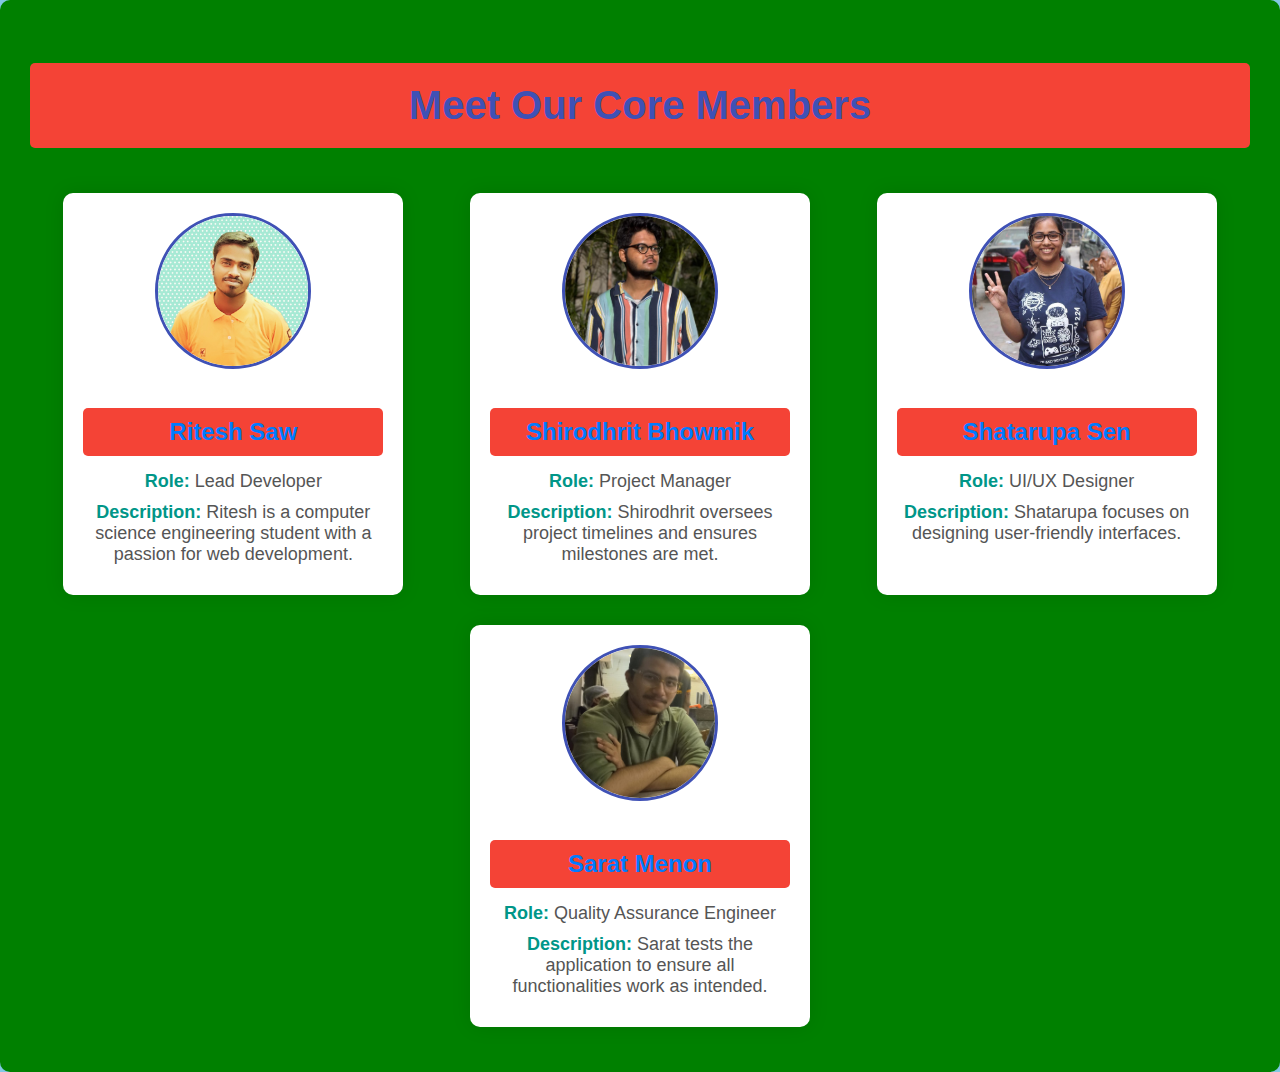
<file: core_members.html>
<!DOCTYPE html>
<html lang="en">
<head>
    <meta charset="UTF-8">
    <meta name="viewport" content="width=device-width, initial-scale=1.0">
    <title>Core Members</title>
    <link rel="stylesheet" href="styles1.css">
</head>
<body>
    <div class="container">
        <h2>Meet Our Core Members</h2>
        <div class="members">
            <div class="member">
                <img src="1728912509976.jpg" alt="Ritesh Saw" class="member-img"> <!-- Placeholder for Ritesh's image -->
                <h3>Ritesh Saw</h3>
                <p><strong>Role:</strong> Lead Developer</p>
                <p><strong>Description:</strong> Ritesh is a computer science engineering student with a passion for web development.</p>
            </div>
            <div class="member">
                <img src="shirodhrit.png" alt="Shirodhrit Bhowmik" class="member-img"> <!-- Placeholder for Aisha's image -->
                <h3>Shirodhrit Bhowmik</h3>
                <p><strong>Role:</strong> Project Manager</p>
                <p><strong>Description:</strong> Shirodhrit  oversees project timelines and ensures milestones are met.</p>
            </div>
            <div class="member">
                <img src="satarupa.jpg" alt="Shatarupa Sen" class="member-img"> <!-- Placeholder for Mohammed's image -->
                <h3>Shatarupa Sen</h3>
                <p><strong>Role:</strong> UI/UX Designer</p>
                <p><strong>Description:</strong> Shatarupa focuses on designing user-friendly interfaces.</p>
            </div>
            <div class="member">
                <img src="sarat.jpg" alt="Sarat Menon" class="member-img"> <!-- Placeholder for Sara's image -->
                <h3>Sarat Menon</h3>
                <p><strong>Role:</strong> Quality Assurance Engineer</p>
                <p><strong>Description:</strong> Sarat tests the application to ensure all functionalities work as intended.</p>
            </div>
        </div>
    </div>
    <script src="main.js"></script>
</body>
</html>
</file>
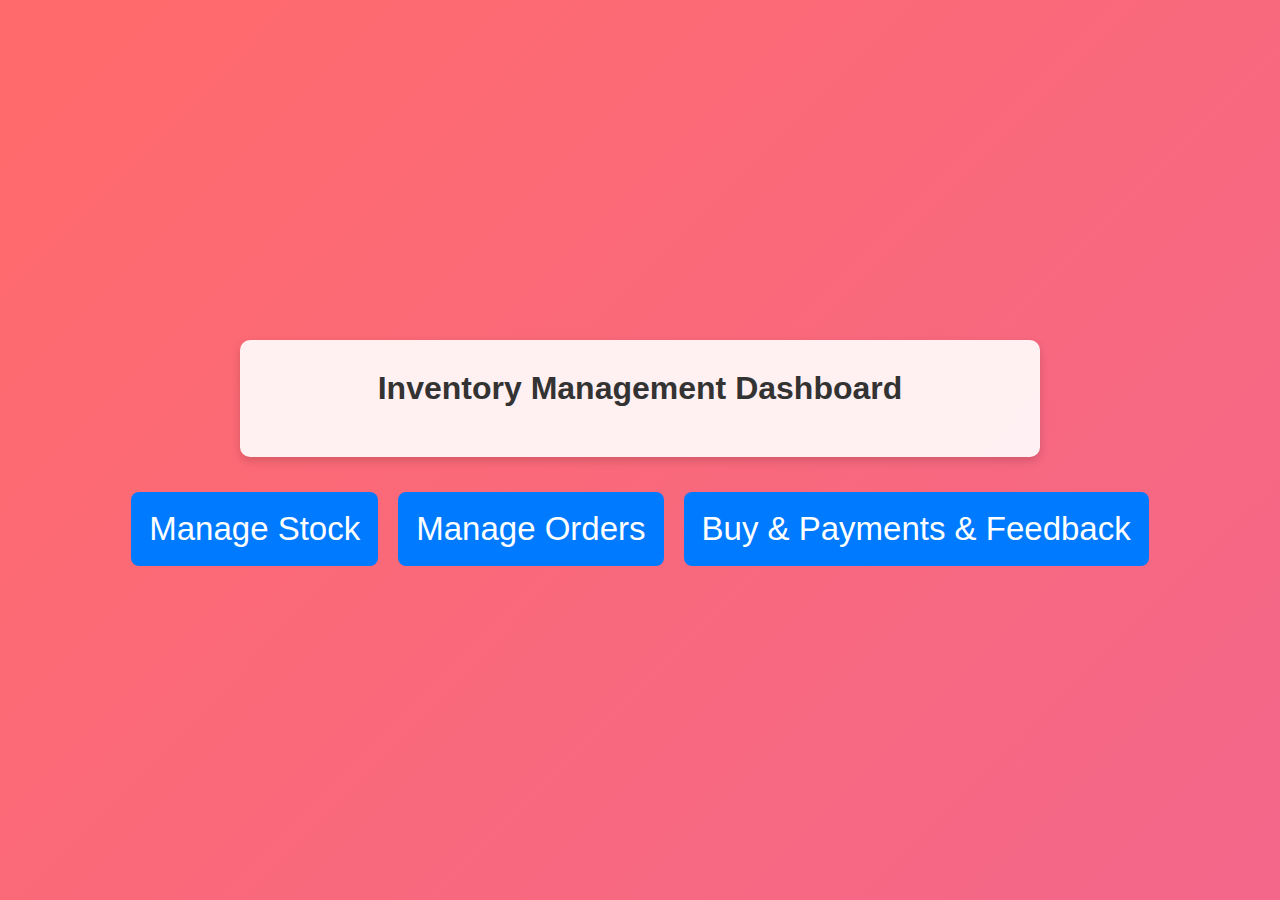
<file: dashboard.html>
<!DOCTYPE html>
<html lang="en">
<head>
    <meta charset="UTF-8">
    <meta name="viewport" content="width=device-width, initial-scale=1.0">
    <title>IMS - Dashboard</title>
    <link rel="stylesheet" href="styles.css">
</head>
<body>
    <header>
        <h1>Inventory Management Dashboard</h1>
    </header>
    <nav class="dashboard-nav">
        
        <a href="stock.html">Manage Stock</a>
        <a href="orders.html">Manage Orders</a>
        <a href="payments.html">Buy & Payments & Feedback</a>
    </nav>
</body>
</html>
</file>
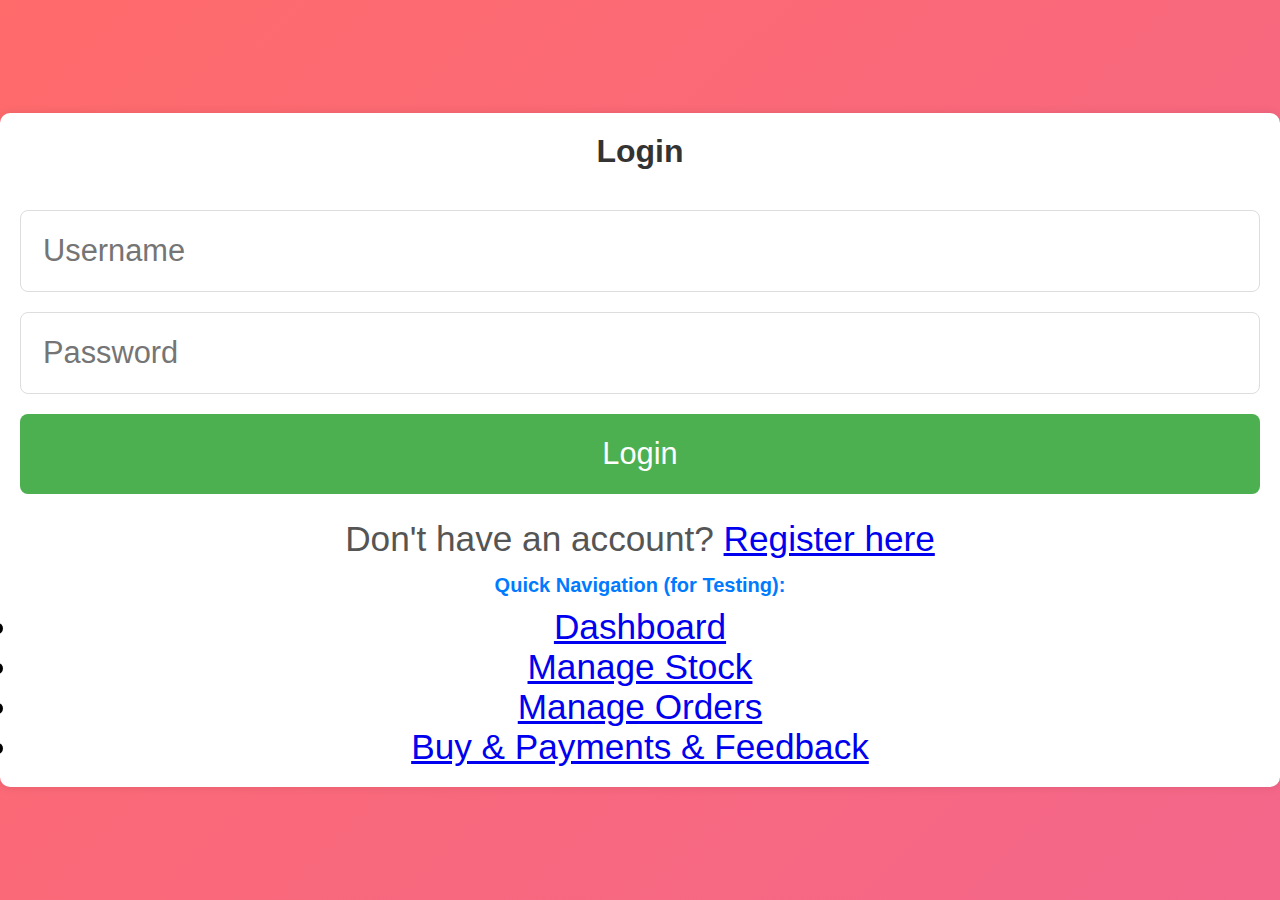
<file: login.html>
<!DOCTYPE html>
<html lang="en">
<head>
    <meta charset="UTF-8">
    <meta name="viewport" content="width=device-width, initial-scale=1.0">
    <title>IMS - Login</title>
    <link rel="stylesheet" href="styles.css">
</head>
<body>
    <div class="container">
        <form id="loginForm">
            <h2>Login</h2>
            <input type="text" placeholder="Username" id="username" required>
            <input type="password" placeholder="Password" id="password" required>
            <button type="submit">Login</button>
            <p>Don't have an account? <a href="register.html">Register here</a></p>
        </form>
        <div class="navigation-links">
            <h3>Quick Navigation (for Testing):</h3>
            <ul>
                <li><a href="dashboard.html">Dashboard</a></li>
                
                <li><a href="stock.html">Manage Stock</a></li>
                <li><a href="orders.html">Manage Orders</a></li>
                <li><a href="payments.html">Buy & Payments & Feedback </a></li>
                
            </ul>
        </div>
    </div>
    <script src="main.js"></script>
</body>
</html>
</file>
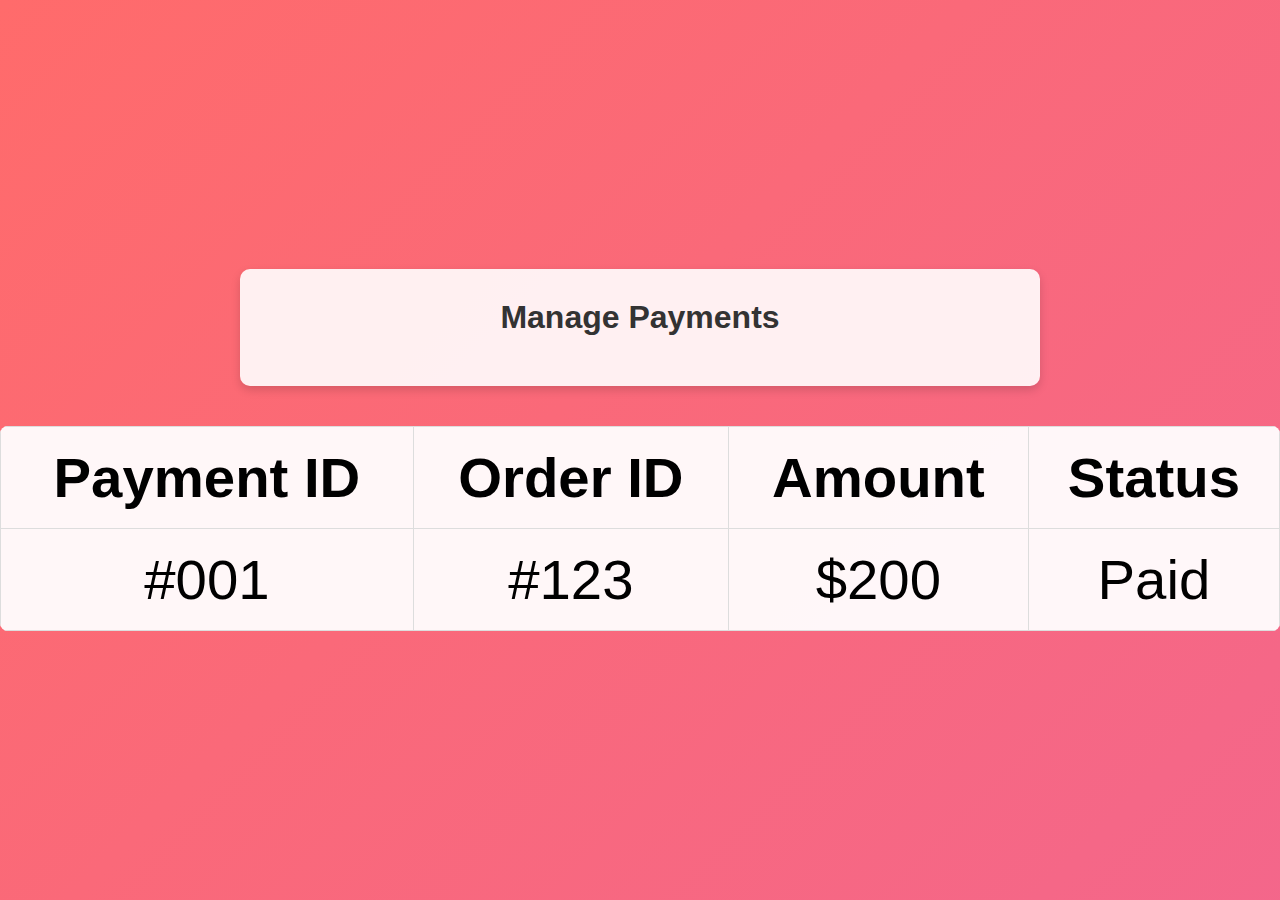
<file: payments.html>
<!DOCTYPE html>
<html lang="en">
<head>
    <meta charset="UTF-8">
    <meta name="viewport" content="width=device-width, initial-scale=1.0">
    <title>IMS - Payments</title>
    <link rel="stylesheet" href="styles.css">
</head>
<body>
    <header>
        <h1>Manage Payments</h1>
    </header>
    <table>
        <tr>
            <th>Payment ID</th>
            <th>Order ID</th>
            <th>Amount</th>
            <th>Status</th>
        </tr>
        <tr>
            <td>#001</td>
            <td>#123</td>
            <td>$200</td>
            <td>Paid</td>
        </tr>
    </table>
</body>
</html>
</file>
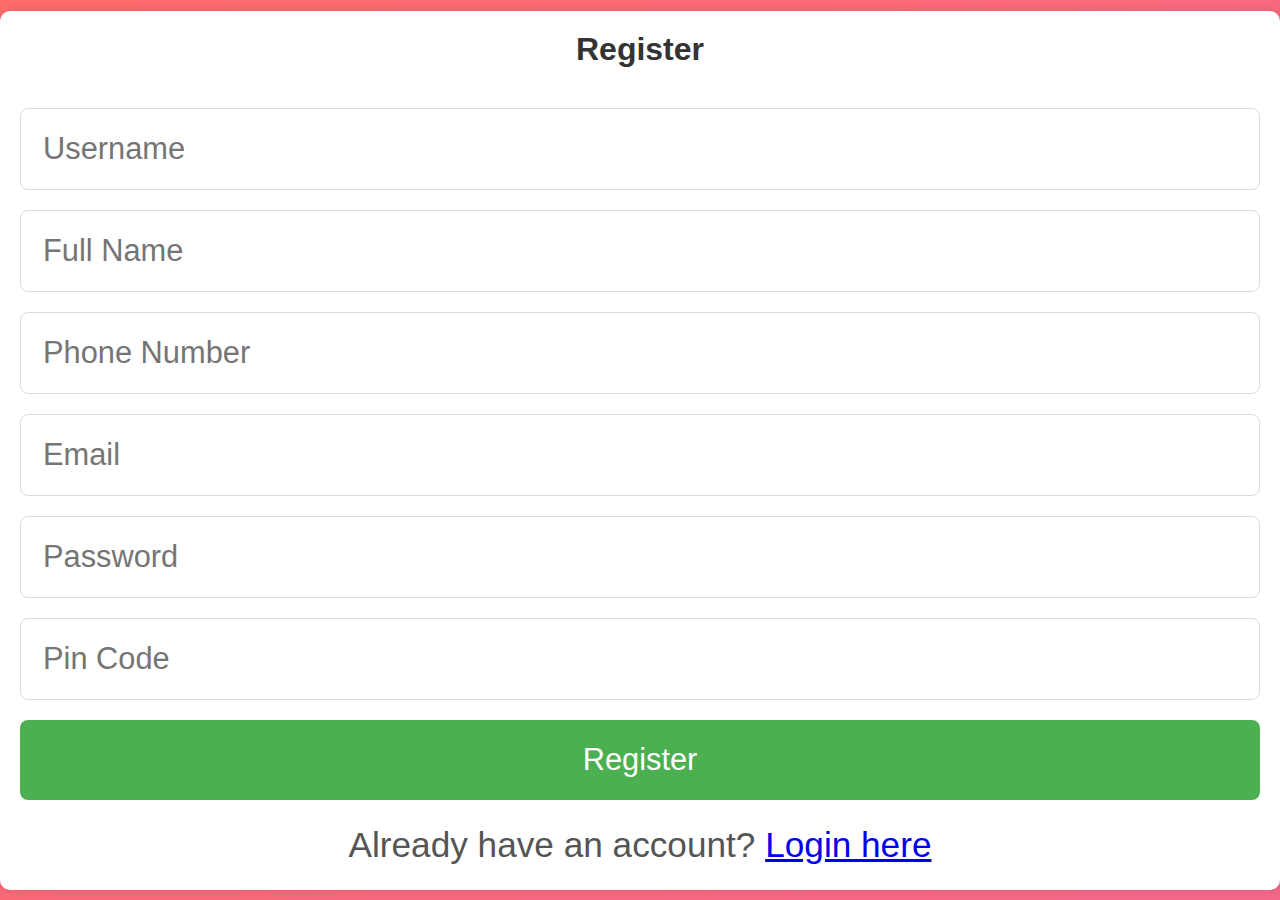
<file: register.html>
<!-- register.html -->
<!DOCTYPE html>
<html lang="en">
<head>
    <meta charset="UTF-8">
    <meta name="viewport" content="width=device-width, initial-scale=1.0">
    <title>IMS - Register</title>
    <link rel="stylesheet" href="styles.css">
</head>
<body>
    <div class="container">
        <form id="registrationForm">
            <h2>Register</h2>
            <input type="text" placeholder="Username" id="username" required>
            <input type="text" placeholder="Full Name" id="fullName" required>
            <input type="text" placeholder="Phone Number" id="phoneNumber" required>
            <input type="email" placeholder="Email" id="email" required>
            <input type="password" placeholder="Password" id="regPassword" required>
            <input type="text" placeholder="Pin Code" id="pinCode" required>
            <button type="submit">Register</button>
            <p>Already have an account? <a href="login.html">Login here</a></p>
        </form>
    </div>
    <script src="main.js"></script>
</body>
</html>
</file>
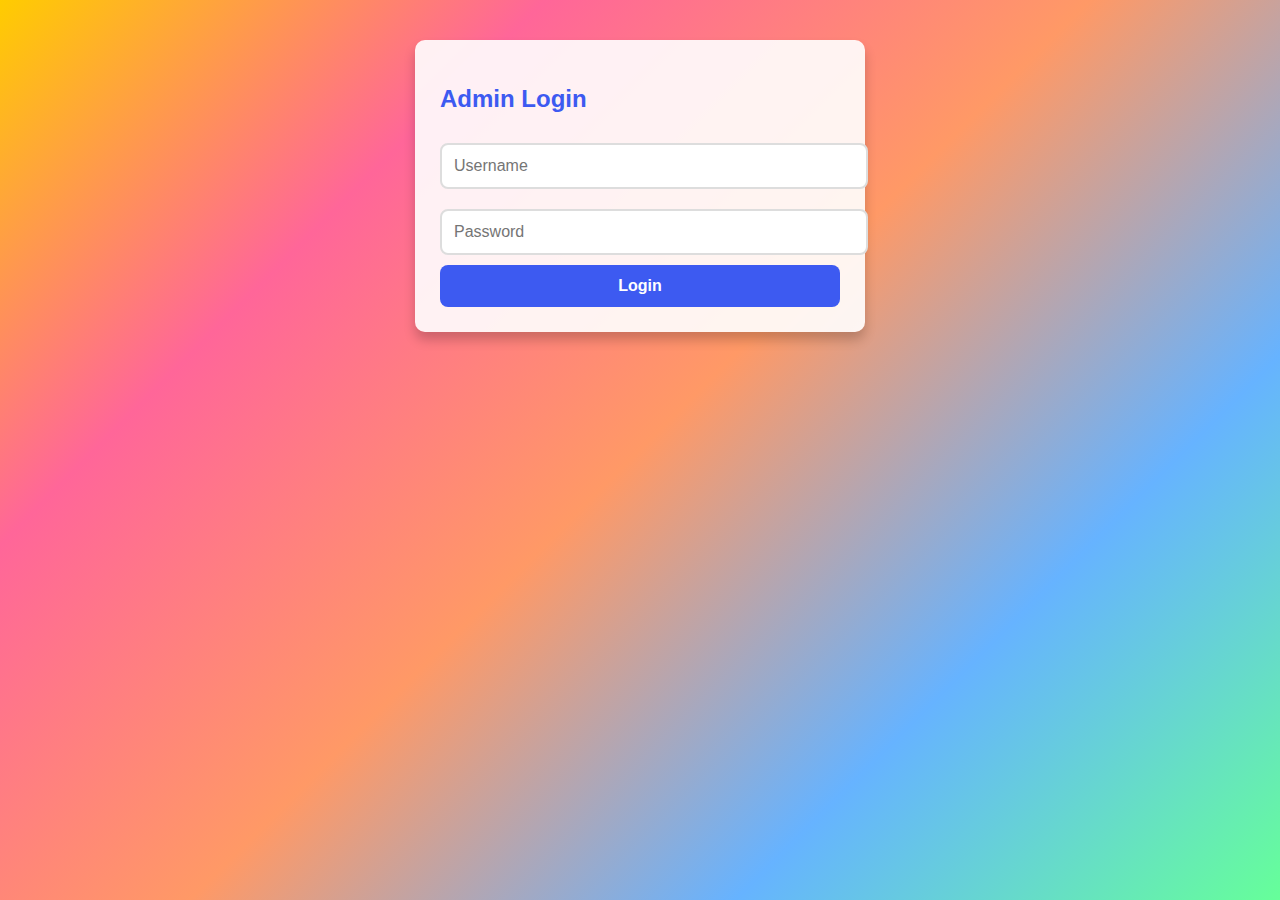
<file: stock.html>
<!DOCTYPE html>
<html lang="en">
<head>
    <meta charset="UTF-8">
    <meta name="viewport" content="width=device-width, initial-scale=1.0">
    <title>Admin Inventory Management</title>
    <link rel="stylesheet" href="styles2.css">
</head>
<body>

    <!-- Admin Login Form -->
    <div id="login-section">
        <h2>Admin Login</h2>
        <form id="login-form">
            <input type="text" id="admin-username" placeholder="Username" required>
            <input type="password" id="admin-password" placeholder="Password" required>
            <button type="submit">Login</button>
        </form>
        <div id="login-error" class="message error" style="display: none;">Incorrect username or password.</div>
    </div>

    <!-- Inventory Management Section (Initially Hidden) -->
    <section id="inventory-section" style="display: none;">
        <header>
            <h1>Inventory Management System</h1>
        </header>

        <div class="form-container">
            <h2>Add New Product</h2>
            <form id="add-product-form">
                <input type="text" id="product-name" placeholder="Product Name" required>
                <input type="number" id="product-quantity" placeholder="Quantity" required>
                <input type="number" id="product-price" placeholder="Price" required>
                <button type="submit">Add Product</button>
            </form>
        </div>

        <div class="table-container">
            <h2>Current Stock</h2>
            <table id="inventory-table">
                <thead>
                    <tr>
                        <th>Product Name</th>
                        <th>Quantity</th>
                        <th>Price</th>
                        <th>Actions</th>
                    </tr>
                </thead>
                <tbody id="inventory-body">
                    <!-- Products will be dynamically added here -->
                </tbody>
            </table>
        </div>
    </section>

    <script src="script2.js"></script>
</body>
</html>
</file>
<file: styles1.css>
body {
    font-family: Arial, sans-serif;
    margin: 0;
    padding: 0;
    background-color: skyblue;
    display: flex;
    justify-content: center;
    align-items: center;
    height: 100vh;
}

.container {
    text-align: center;
    max-width: 1500px;
    margin: auto;
    background-color: green;
    border-radius: 10px;
    padding: 30px;
    box-shadow: 0 0 20px rgba(0, 0, 0, 0.1);
}

h2 {
    margin-bottom: 30px;
    font-size: 40px;
    color: #3f51b5;
    background: #f44336;
    padding: 20px;
    border-radius: 5px;
}

.members {
    display: flex;
    flex-wrap: wrap;
    justify-content: space-around;
}

.member {
    background-color: #ffffff;
    padding: 20px;
    margin: 15px;
    width: 300px;
    box-shadow: 0 0 20px rgba(0, 0, 0, 0.1);
    border-radius: 10px;
    text-align: center;
    transition: transform 0.3s, background-color 0.3s;
}

.member:hover {
    transform: scale(1.05);
    background-color: #ffeb3b;
}

.member-img {
    width: 150px;
    height: 150px;
    border-radius: 50%;
    object-fit: cover;
    margin-bottom: 20px;
    border: 3px solid #3f51b5;
}

h3 {
    margin: 15px 0;
    font-size: 24px;
    color: #007BFF;
    background: #f44336;
    padding: 10px;
    border-radius: 5px;
}

p {
    margin: 10px 0;
    font-size: 18px;
    color: #555;
}

p strong {
    color: #009688;
}
</file>
<file: styles2.css>
/* General Styling */
body {
    font-family: Arial, sans-serif;
    background: linear-gradient(135deg, #FFCC00, #FF6699, #FF9966, #66B3FF, #66FF99);
    margin: 0;
    padding: 0;
    color: #333;
}
/* General Styling */
body {
    font-family: Arial, sans-serif;
    background: linear-gradient(135deg, #FFCC00, #FF6699, #FF9966, #66B3FF, #66FF99);
    margin: 0;
    padding: 0;
    color: #333;
    display: flex; /* Use flexbox for centering */
    align-items: center; /* Center vertically */
    justify-content: center; /* Center horizontally */
    height: 100vh; /* Full viewport height */
}

header {
    background: #3d5af1;
    padding: 20px;
    text-align: center;
    color: white;
    font-size: 28px;
    font-weight: bold;
}

#login-section, .form-container, .table-container {
    background: rgba(255, 255, 255, 0.9); /* Slightly transparent white */
    padding: 40px; /* Increase padding */
    border-radius: 10px;
    box-shadow: 0 8px 12px rgba(0, 0, 0, 0.2);
    max-width: 600px; /* Increase max-width */
    width: 100%; /* Full width */
    margin: 20px; /* Margin around the sections */
}

h2 {
    color: #3d5af1;
}

/* Form Inputs */
input[type="text"],
input[type="number"],
input[type="password"] {
    padding: 12px;
    margin: 15px 0; /* Increase margin */
    border: 2px solid #ddd;
    border-radius: 8px;
    width: 100%;
    transition: border-color 0.3s;
    font-size: 16px; /* Increase font size */
}

input[type="text"]:focus,
input[type="number"]:focus,
input[type="password"]:focus {
    border-color: #3d5af1;
}

/* Button Styles */
button {
    background: #3d5af1;
    color: white;
    border: none;
    padding: 12px;
    cursor: pointer;
    border-radius: 8px;
    font-weight: bold;
    transition: background-color 0.3s;
    width: 100%;
    font-size: 16px; /* Increase font size */
}

button:hover {
    background: #284b63;
}

/* Table Styling */
.table-container {
    margin-top: 20px;
}

table {
    width: 100%;
    border-collapse: collapse;
}

table, th, td {
    border: 1px solid #ddd;
    padding: 12px;
    text-align: center;
    font-size: 18px; /* Increase font size */
}

th {
    background: #3d5af1;
    color: white;
}

button.edit {
    background: #4CAF50;
    color: white;
}

button.delete {
    background: #f4511e;
    color: white;
}

/* Message Styles */
.message {
    padding: 10px;
    margin-top: 10px;
    border-radius: 5px;
    text-align: center;
    width: 100%;
}

.message.success { background: #4CAF50; color: white; }
.message.error { background: #f4511e; color: white; }
.message.info { background: #2196F3; color: white; }

.fade-out {
    opacity: 0;
    transition: opacity 0.5s ease;
}

header {
    background: #3d5af1;
    padding: 20px;
    text-align: center;
    color: white;
    font-size: 28px;
    font-weight: bold;
}

#login-section, .form-container, .table-container {
    background: rgba(255, 255, 255, 0.9); /* Slightly transparent white */
    padding: 25px;
    border-radius: 10px;
    box-shadow: 0 8px 12px rgba(0, 0, 0, 0.2);
    max-width: 400px;
    margin: auto;
    margin-top: 40px;
}

h2 {
    color: #3d5af1;
}

/* Form Inputs */
input[type="text"],
input[type="number"],
input[type="password"] {
    padding: 12px;
    margin: 10px 0;
    border: 2px solid #ddd;
    border-radius: 8px;
    width: 100%;
    transition: border-color 0.3s;
}

input[type="text"]:focus,
input[type="number"]:focus,
input[type="password"]:focus {
    border-color: #3d5af1;
}

/* Button Styles */
button {
    background: #3d5af1;
    color: white;
    border: none;
    padding: 12px;
    cursor: pointer;
    border-radius: 8px;
    font-weight: bold;
    transition: background-color 0.3s;
    width: 100%;
}

button:hover {
    background: #284b63;
}

/* Table Styling */
.table-container {
    margin-top: 20px;
}

table {
    width: 100%;
    border-collapse: collapse;
}

table, th, td {
    border: 1px solid #ddd;
    padding: 12px;
    text-align: center;
    font-size: 18px;
}

th {
    background: #3d5af1;
    color: white;
}

button.edit {
    background: #4CAF50;
    color: white;
}

button.delete {
    background: #f4511e;
    color: white;
}

/* Message Styles */
.message {
    padding: 10px;
    margin-top: 10px;
    border-radius: 5px;
    text-align: center;
    width: 100%;
}

.message.success { background: #4CAF50; color: white; }
.message.error { background: #f4511e; color: white; }
.message.info { background: #2196F3; color: white; }

.fade-out {
    opacity: 0;
    transition: opacity 0.5s ease;
}
</file>
<file: styles.css>
/* Reset */
* {
    margin: 0;
    padding: 0;
    box-sizing: border-box;
}

/* Base styling with gradient background */
body {
    font-family: Arial, sans-serif;
    font-size: 22px; /* Further increased base font size */
    display: flex;
    flex-direction: column;
    align-items: center;
    /* Gradient Background */
    background: linear-gradient(135deg, #ff6b6b, #f06595, #7b2cbf, #5a189a);
    background-size: 400% 400%;
    animation: gradientAnimation 15s ease infinite;
}

/* Animation for a shifting gradient */
@keyframes gradientAnimation {
    0% { background-position: 0% 50%; }
    50% { background-position: 100% 50%; }
    100% { background-position: 0% 50%; }
}

/* Container Styling */
.container, header {
    max-width: 700px;
    width: 100%;
    margin: 20px;
    padding: 30px; /* Increased padding */
    background-color: rgba(255, 255, 255, 0.9);
    box-shadow: 0 4px 10px rgba(0, 0, 0, 0.15);
    border-radius: 10px;
    text-align: center;
}

h1, h2, h3 {
    font-size: 2.2em; /* Larger heading font size */
}

p, li, td, th {
    font-size: 1.6em; /* Larger text size for paragraphs and table content */
}

/* Form Styling */
form {
    display: flex;
    flex-direction: column;
    gap: 20px;
}

input, button {
    padding: 22px; /* Larger padding for readability */
    font-size: 1.4em; /* Larger input and button text */
    border-radius: 8px; /* Rounded for a more modern look */
    border: 1px solid #ddd;
}

button {
    background-color: #4CAF50;
    color: white;
    border: none;
    cursor: pointer;
    transition: background-color 0.3s;
}

button:hover {
    background-color: #45a049;
}

/* Table Styling */
table {
    width: 100%;
    border-collapse: collapse;
    margin: 20px 0;
    background-color: rgba(255, 255, 255, 0.95);
    border-radius: 8px;
    overflow: hidden;
}

th, td {
    padding: 18px; /* Increased padding for table cells */
    font-size: 1.4em; /* Larger table text */
    border: 1px solid #ddd;
    text-align: center;
}

/* Navigation Links */
.dashboard-nav {
    display: flex;
    flex-direction: column;
    gap: 20px;
    padding: 15px;
}

.dashboard-nav a {
    background-color: #007bff;
    color: white;
    padding: 18px; /* Larger padding for navigation links */
    font-size: 1.5em; /* Larger navigation text */
    text-decoration: none;
    text-align: center;
    border-radius: 8px;
    transition: background-color 0.3s;
}

.dashboard-nav a:hover {
    background-color: #0056b3;
}

/* Responsive Design */
@media (min-width: 768px) {
    .container, header {
        max-width: 800px;
    }

    .dashboard-nav {
        flex-direction: row;
        justify-content: space-around;
    }

    table, th, td {
        font-size: 1.6em; /* Even larger table text on larger screens */
    }
}







body {
    font-family: Arial, sans-serif;
    margin: 0;
    padding: 0;
    background-color: #f0f0f0;
    display: flex;
    justify-content: center;
    align-items: center;
    height: 100vh;
}

.container {
    text-align: center;
    max-width: 1500px;
    margin: auto;
}

h2 {
    margin-bottom: 20px;
    font-size: 32px;
    color: #333;
}

.members {
    display: flex;
    flex-wrap: wrap;
    justify-content: space-around;
}

.member {
    background-color: #fff;
    padding: 15px;
    margin: 10px;
    width: 200px;
    box-shadow: 0 0 10px rgba(0, 0, 0, 0.1);
    border-radius: 10px;
    text-align: center;
}

.member-img {
    width: 100px;
    height: 100px;
    border-radius: 50%;
    object-fit: cover;
    margin-bottom: 10px;
}

h3 {
    margin: 10px 0;
    font-size: 20px;
    color: #007BFF;
}

p {
    margin: 5px 0;
    color: #555;
}







body {
    font-family: Arial, sans-serif;
    margin: 0;
    padding: 0;
    background-color: #f0f0f0;
    display: flex;
    justify-content: center;
    align-items: center;
    height: 100vh;
}

.container {
    text-align: center;
    background-color: #ffffff;
    padding: 20px;
    border-radius: 10px;
    box-shadow: 0 0 10px rgba(0, 0, 0, 0.1);
}

h1 {
    font-size: 32px;
    color: #333;
    margin-bottom: 20px;
}

nav ul {
    list-style: none;
    padding: 0;
}

nav ul.button-list {
    display: flex;
    justify-content: center;
    padding: 0;
    margin: 0;
}

nav ul.button-list li {
    margin: 0 10px;
}

.button {
    display: block;
    padding: 15px 25px;
    background-color: #007BFF;
    color: white;
    text-decoration: none;
    border-radius: 5px;
    transition: background-color 0.3s, transform 0.3s;
}

.button:hover {
    background-color: #0056b3;
    transform: scale(1.05);
}
</file>
